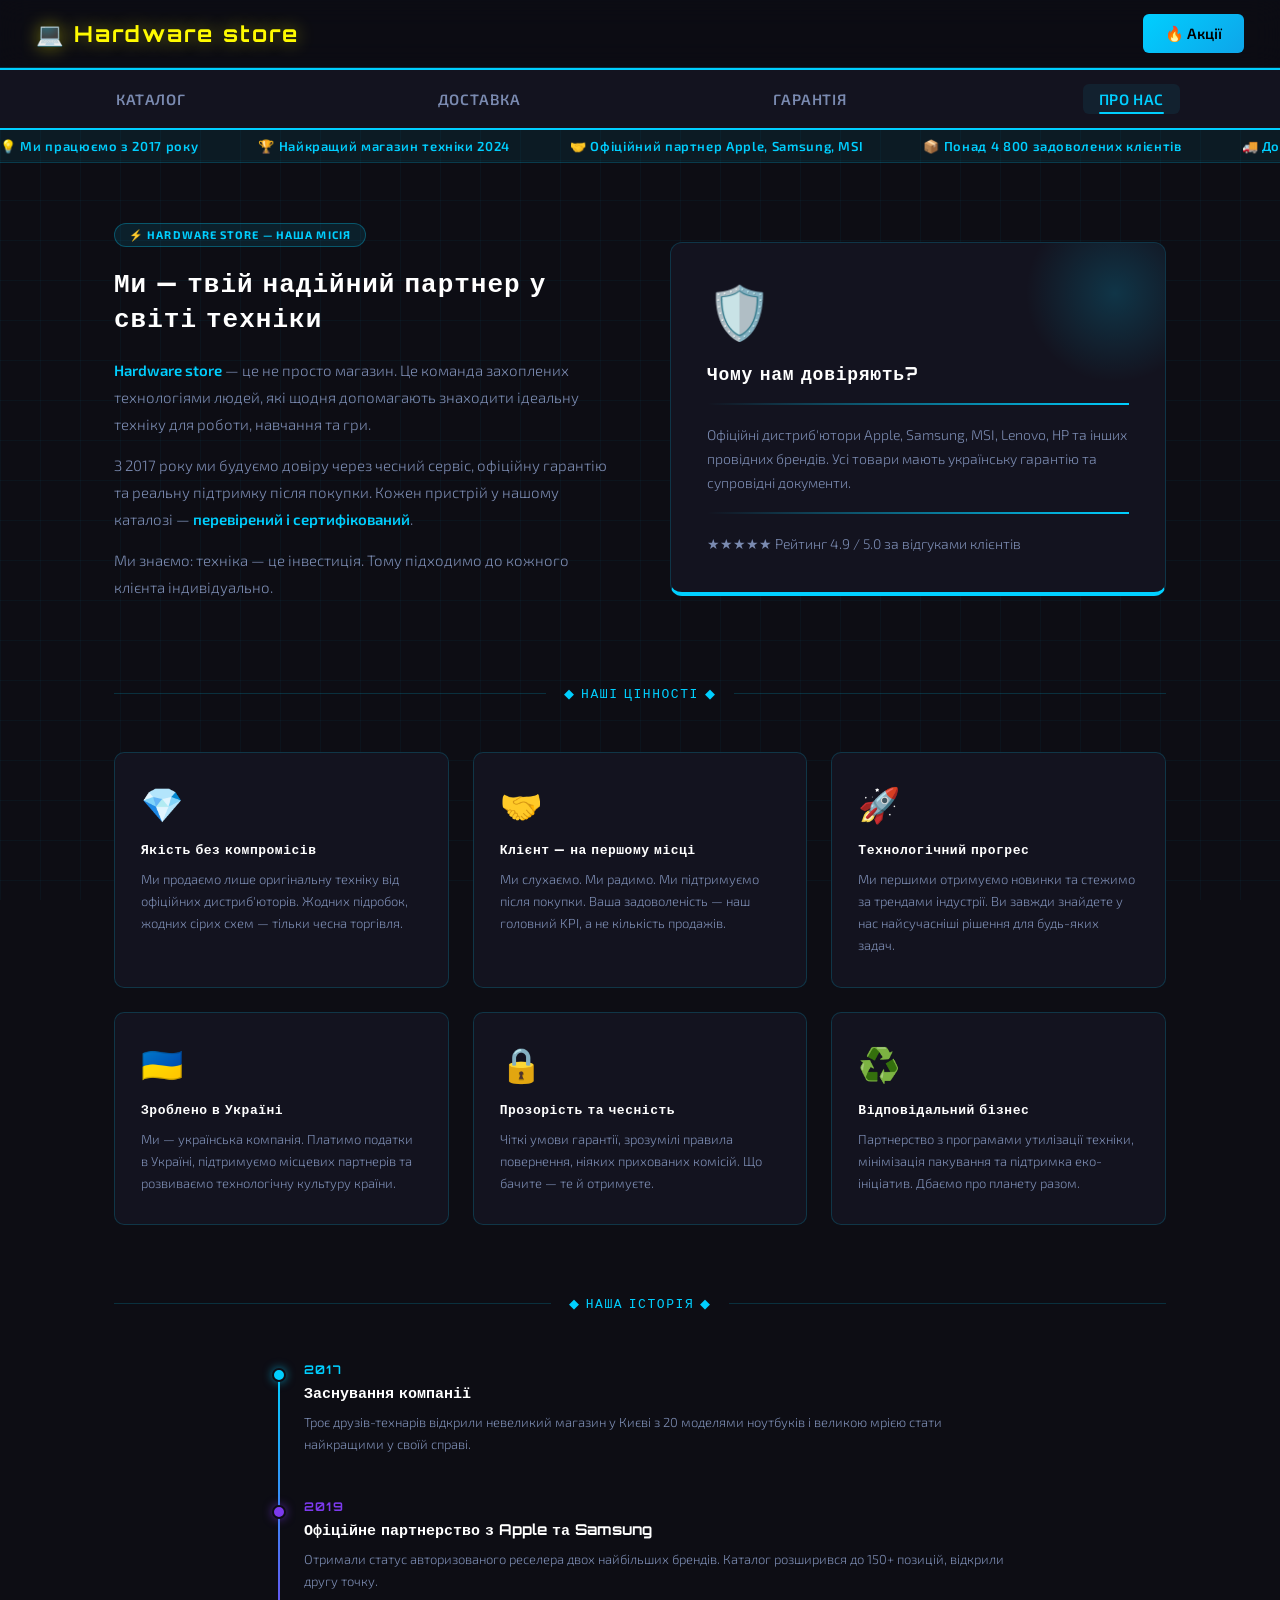
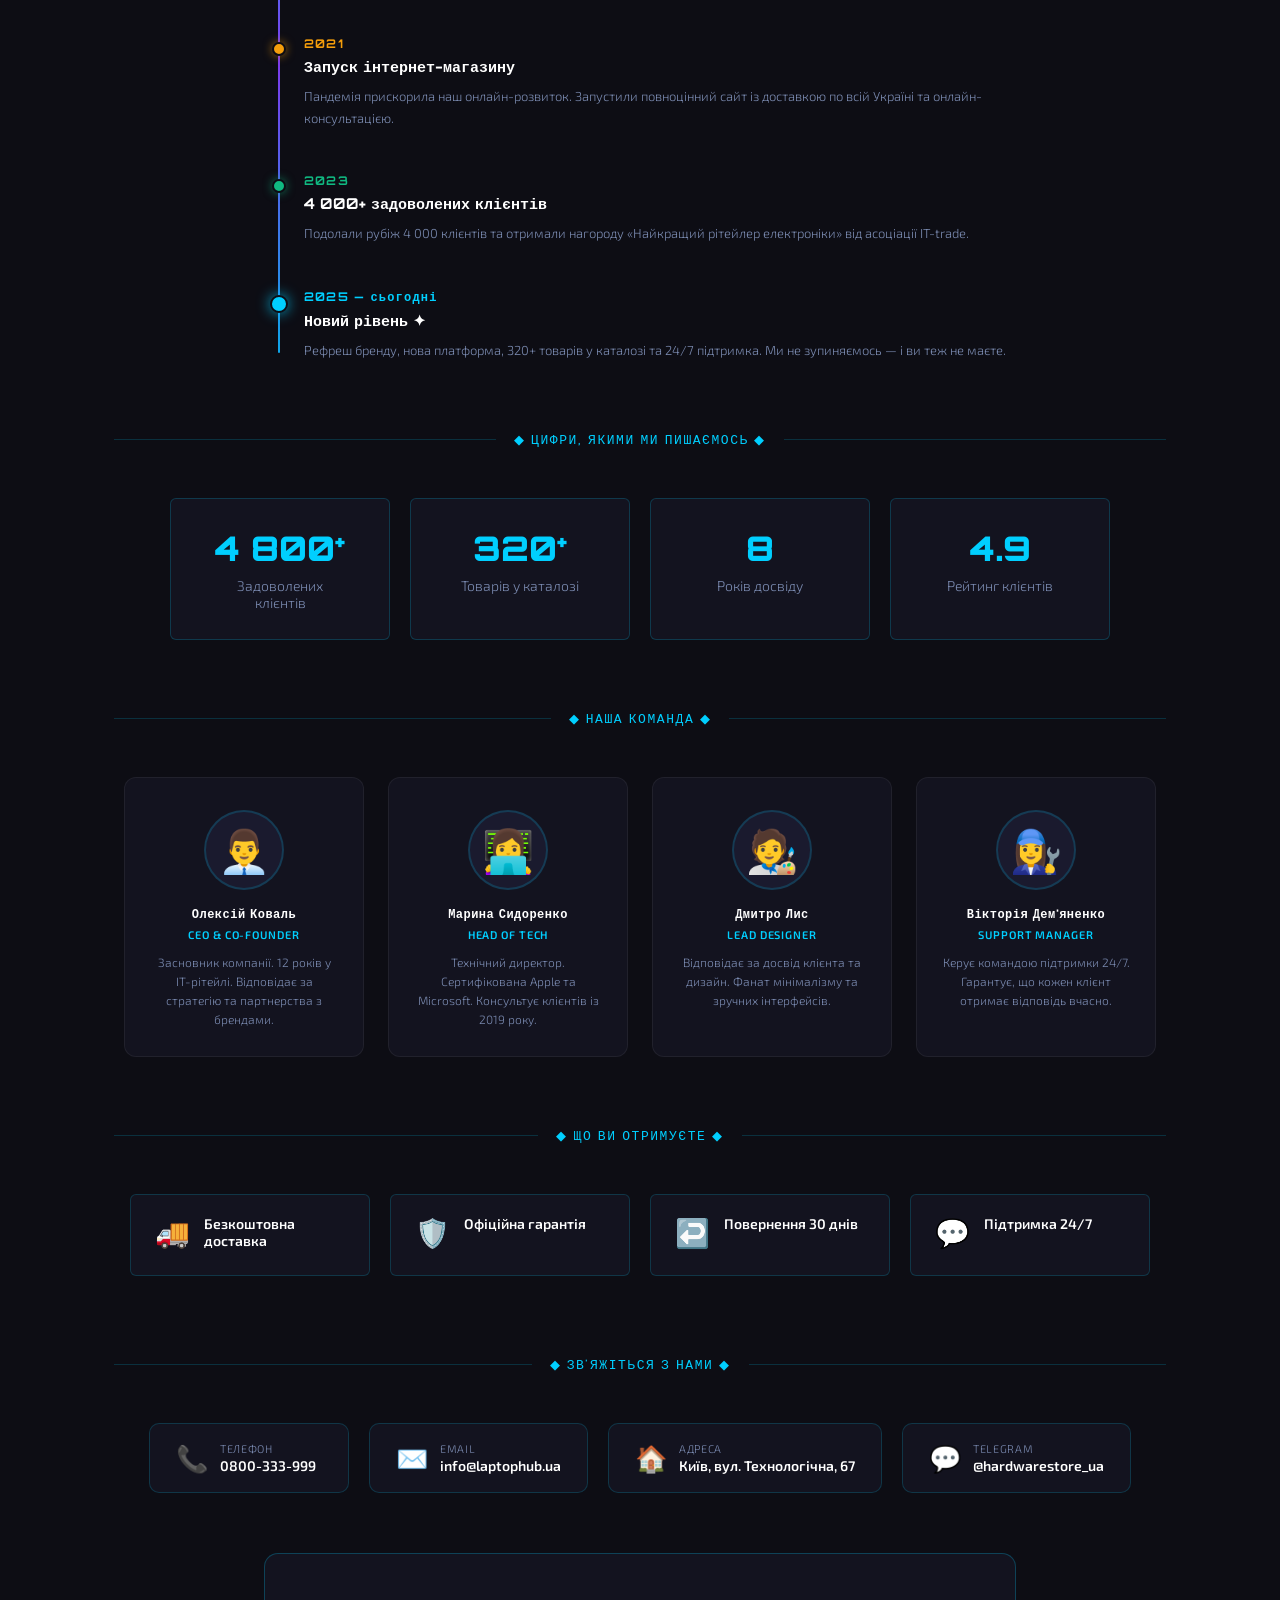
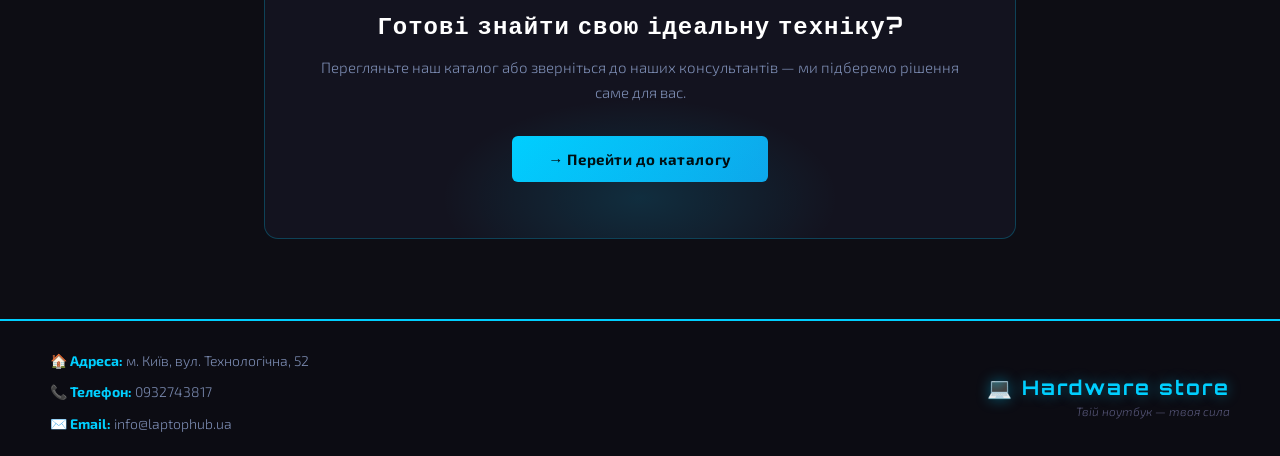
<file: about.html>
<!DOCTYPE html>
<html lang="uk">
<head>
  <meta charset="UTF-8"/>
  <meta name="viewport" content="width=device-width, initial-scale=1.0"/>
  <title>Hardware store — Про нас</title>
  <link rel="preconnect" href="https://fonts.googleapis.com"/>
  <link rel="preconnect" href="https://fonts.gstatic.com" crossorigin/>
  <link href="https://fonts.googleapis.com/css2?family=Orbitron:wght@400;700;900&family=Exo+2:wght@300;400;600&display=swap" rel="stylesheet"/>
  <link rel="stylesheet" href="about.css"/>

</head>
<body>

  <header>
    <p class="logo">💻 Hardware store</p>
    <a class="button" href="#">🔥 Акції</a>
  </header>

  <nav>
    <a class="nav-link" href="index.html">Каталог</a>
    <a class="nav-link" href="sending.html">Доставка</a>
    <a class="nav-link" href="#">Гарантія</a>
    <a class="nav-link active" href="about.html">Про нас</a>
  </nav>

  <div class="ticker-wrap">
    <div class="ticker">
      <span>💡 Ми працюємо з 2017 року</span>
      <span>🏆 Найкращий магазин техніки 2024</span>
      <span>🤝 Офіційний партнер Apple, Samsung, MSI</span>
      <span>📦 Понад 4 800 задоволених клієнтів</span>
      <span>🚚 Доставка по всій Україні</span>
      <span>⭐ Рейтинг 4.9 за відгуками</span>
      <span>💡 Ми працюємо з 2017 року</span>
      <span>🏆 Найкращий магазин техніки 2024</span>
      <span>🤝 Офіційний партнер Apple, Samsung, MSI</span>
      <span>📦 Понад 4 800 задоволених клієнтів</span>
    </div>
  </div>

  <main>

    <!-- HERO -->
    <div class="about-hero">
      <div class="about-hero-text">
        <span class="about-tag">⚡ Hardware store — наша місія</span>
        <h1>Ми — твій надійний партнер у світі техніки</h1>
        <p><strong>Hardware store</strong> — це не просто магазин. Це команда захоплених технологіями людей, які щодня допомагають знаходити ідеальну техніку для роботи, навчання та гри.</p>
        <p>З 2017 року ми будуємо довіру через чесний сервіс, офіційну гарантію та реальну підтримку після покупки. Кожен пристрій у нашому каталозі — <strong>перевірений і сертифікований</strong>.</p>
        <p>Ми знаємо: техніка — це інвестиція. Тому підходимо до кожного клієнта індивідуально.</p>
      </div>
      <div class="about-hero-visual">
        <div class="about-card">
          <span class="about-card-icon">🛡️</span>
          <h2>Чому нам довіряють?</h2>
          <div class="shine-bar"></div>
          <p>Офіційні дистриб'ютори Apple, Samsung, MSI, Lenovo, HP та інших провідних брендів. Усі товари мають українську гарантію та супровідні документи.</p>
          <div class="shine-bar"></div>
          <p class="star-rating">★★★★★ Рейтинг 4.9 / 5.0 за відгуками клієнтів</p>
        </div>
      </div>
    </div>

    <!-- VALUES -->
    <div class="section-divider"><span>◆ Наші цінності ◆</span></div>
    <div class="values-section">
      <div class="values-grid">
        <div class="value-card">
          <span class="value-icon">💎</span>
          <div class="value-title">Якість без компромісів</div>
          <p class="value-desc">Ми продаємо лише оригінальну техніку від офіційних дистриб'юторів. Жодних підробок, жодних сірих схем — тільки чесна торгівля.</p>
        </div>
        <div class="value-card" style="animation-delay:.1s">
          <span class="value-icon">🤝</span>
          <div class="value-title">Клієнт — на першому місці</div>
          <p class="value-desc">Ми слухаємо. Ми радимо. Ми підтримуємо після покупки. Ваша задоволеність — наш головний KPI, а не кількість продажів.</p>
        </div>
        <div class="value-card" style="animation-delay:.2s">
          <span class="value-icon">🚀</span>
          <div class="value-title">Технологічний прогрес</div>
          <p class="value-desc">Ми першими отримуємо новинки та стежимо за трендами індустрії. Ви завжди знайдете у нас найсучасніші рішення для будь-яких задач.</p>
        </div>
        <div class="value-card" style="animation-delay:.05s">
          <span class="value-icon">🇺🇦</span>
          <div class="value-title">Зроблено в Україні</div>
          <p class="value-desc">Ми — українська компанія. Платимо податки в Україні, підтримуємо місцевих партнерів та розвиваємо технологічну культуру країни.</p>
        </div>
        <div class="value-card" style="animation-delay:.15s">
          <span class="value-icon">🔒</span>
          <div class="value-title">Прозорість та чесність</div>
          <p class="value-desc">Чіткі умови гарантії, зрозумілі правила повернення, ніяких прихованих комісій. Що бачите — те й отримуєте.</p>
        </div>
        <div class="value-card" style="animation-delay:.25s">
          <span class="value-icon">♻️</span>
          <div class="value-title">Відповідальний бізнес</div>
          <p class="value-desc">Партнерство з програмами утилізації техніки, мінімізація пакування та підтримка еко-ініціатив. Дбаємо про планету разом.</p>
        </div>
      </div>
    </div>

    <!-- TIMELINE -->
    <div class="section-divider"><span>◆ Наша історія ◆</span></div>
    <div class="timeline-section">
      <div class="timeline">
        <div class="tl-item">
          <div class="tl-dot"></div>
          <div class="tl-year">2017</div>
          <div class="tl-title">Заснування компанії</div>
          <p class="tl-desc">Троє друзів-технарів відкрили невеликий магазин у Києві з 20 моделями ноутбуків і великою мрією стати найкращими у своїй справі.</p>
        </div>
        <div class="tl-item">
          <div class="tl-dot purple"></div>
          <div class="tl-year purple">2019</div>
          <div class="tl-title">Офіційне партнерство з Apple та Samsung</div>
          <p class="tl-desc">Отримали статус авторизованого реселера двох найбільших брендів. Каталог розширився до 150+ позицій, відкрили другу точку.</p>
        </div>
        <div class="tl-item">
          <div class="tl-dot amber"></div>
          <div class="tl-year amber">2021</div>
          <div class="tl-title">Запуск інтернет-магазину</div>
          <p class="tl-desc">Пандемія прискорила наш онлайн-розвиток. Запустили повноцінний сайт із доставкою по всій Україні та онлайн-консультацією.</p>
        </div>
        <div class="tl-item">
          <div class="tl-dot green"></div>
          <div class="tl-year green">2023</div>
          <div class="tl-title">4 000+ задоволених клієнтів</div>
          <p class="tl-desc">Подолали рубіж 4 000 клієнтів та отримали нагороду «Найкращий рітейлер електроніки» від асоціації IT-trade.</p>
        </div>
        <div class="tl-item">
          <div class="tl-dot big"></div>
          <div class="tl-year">2025 — сьогодні</div>
          <div class="tl-title">Новий рівень ✦</div>
          <p class="tl-desc">Рефреш бренду, нова платформа, 320+ товарів у каталозі та 24/7 підтримка. Ми не зупиняємось — і ви теж не маєте.</p>
        </div>
      </div>
    </div>

    <!-- STATS -->
    <div class="section-divider"><span>◆ Цифри, якими ми пишаємось ◆</span></div>
    <div class="stats">
      <div class="stats-row">
        <div class="stat-box">
          <div class="stat-number">4 800<sup>+</sup></div>
          <div class="stat-label">Задоволених клієнтів</div>
        </div>
        <div class="stat-box">
          <div class="stat-number">320<sup>+</sup></div>
          <div class="stat-label">Товарів у каталозі</div>
        </div>
        <div class="stat-box">
          <div class="stat-number">8</div>
          <div class="stat-label">Років досвіду</div>
        </div>
        <div class="stat-box">
          <div class="stat-number">4.9</div>
          <div class="stat-label">Рейтинг клієнтів</div>
        </div>
      </div>
    </div>

    <!-- TEAM -->
    <div class="section-divider"><span>◆ Наша команда ◆</span></div>
    <div class="team-section">
      <div class="team-grid">
        <div class="team-card">
          <div class="team-avatar">👨‍💼</div>
          <div class="team-name">Олексій Коваль</div>
          <div class="team-role">CEO &amp; Co-founder</div>
          <p class="team-bio">Засновник компанії. 12 років у IT-рітейлі. Відповідає за стратегію та партнерства з брендами.</p>
        </div>
        <div class="team-card">
          <div class="team-avatar">👩‍💻</div>
          <div class="team-name">Марина Сидоренко</div>
          <div class="team-role">Head of Tech</div>
          <p class="team-bio">Технічний директор. Сертифікована Apple та Microsoft. Консультує клієнтів із 2019 року.</p>
        </div>
        <div class="team-card">
          <div class="team-avatar">🧑‍🎨</div>
          <div class="team-name">Дмитро Лис</div>
          <div class="team-role">Lead Designer</div>
          <p class="team-bio">Відповідає за досвід клієнта та дизайн. Фанат мінімалізму та зручних інтерфейсів.</p>
        </div>
        <div class="team-card">
          <div class="team-avatar">👩‍🔧</div>
          <div class="team-name">Вікторія Дем'яненко</div>
          <div class="team-role">Support Manager</div>
          <p class="team-bio">Керує командою підтримки 24/7. Гарантує, що кожен клієнт отримає відповідь вчасно.</p>
        </div>
      </div>
    </div>

    <!-- FEATURES -->
    <div class="section-divider"><span>◆ Що ви отримуєте ◆</span></div>
    <div class="features-row">
      <div class="feat-item">
        <div class="feat-icon">🚚</div>
        <div class="feat-body">
          <strong>Безкоштовна доставка</strong>
          <span class="feat-tip">На замовлення від 2 000 ₴ по всій Україні</span>
        </div>
      </div>
      <div class="feat-item">
        <div class="feat-icon">🛡️</div>
        <div class="feat-body">
          <strong>Офіційна гарантія</strong>
          <span class="feat-tip">12–24 місяці на всі товари</span>
        </div>
      </div>
      <div class="feat-item">
        <div class="feat-icon">↩️</div>
        <div class="feat-body">
          <strong>Повернення 30 днів</strong>
          <span class="feat-tip">Не підійшло — повернемо без питань</span>
        </div>
      </div>
      <div class="feat-item">
        <div class="feat-icon">💬</div>
        <div class="feat-body">
          <strong>Підтримка 24/7</strong>
          <span class="feat-tip">Завжди на зв'язку в чаті або телефоном</span>
        </div>
      </div>
    </div>

    <!-- CONTACTS -->
    <div class="section-divider"><span>◆ Зв'яжіться з нами ◆</span></div>
    <div class="contacts-bar">
      <a class="contact-chip" href="tel:0800333999">
        <span class="contact-chip-icon">📞</span>
        <div>
          <div class="contact-chip-label">Телефон</div>
          <div class="contact-chip-val">0800-333-999</div>
        </div>
      </a>
      <a class="contact-chip" href="mailto:info@laptophub.ua">
        <span class="contact-chip-icon">✉️</span>
        <div>
          <div class="contact-chip-label">Email</div>
          <div class="contact-chip-val">info@laptophub.ua</div>
        </div>
      </a>
      <a class="contact-chip" href="#">
        <span class="contact-chip-icon">🏠</span>
        <div>
          <div class="contact-chip-label">Адреса</div>
          <div class="contact-chip-val">Київ, вул. Технологічна, 67</div>
        </div>
      </a>
      <a class="contact-chip" href="#">
        <span class="contact-chip-icon">💬</span>
        <div>
          <div class="contact-chip-label">Telegram</div>
          <div class="contact-chip-val">@hardwarestore_ua</div>
        </div>
      </a>
    </div>

    <!-- CTA -->
    <div class="cta-block">
      <div class="cta-inner">
        <h2>Готові знайти свою ідеальну техніку?</h2>
        <p>Перегляньте наш каталог або зверніться до наших консультантів — ми підберемо рішення саме для вас.</p>
        <a class="cta-btn" href="index.html">→ Перейти до каталогу</a>
      </div>
    </div>

  </main>

  <footer>
    <div class="contacts">
      <p class="footer-text"><span class="address">Адреса:</span> м. Київ, вул. Технологічна, 52</p>
      <p class="footer-text"><span class="tel">Телефон:</span> 0932743817</p>
      <p class="footer-text"><span class="mail">Email:</span> info@laptophub.ua</p>
    </div>
    <div class="footer-logo">
      <p class="footer-logo-text">💻 Hardware store</p>
      <p class="footer-slogan">Твій ноутбук — твоя сила</p>
    </div>
  </footer>

</body>
</html>
</file>
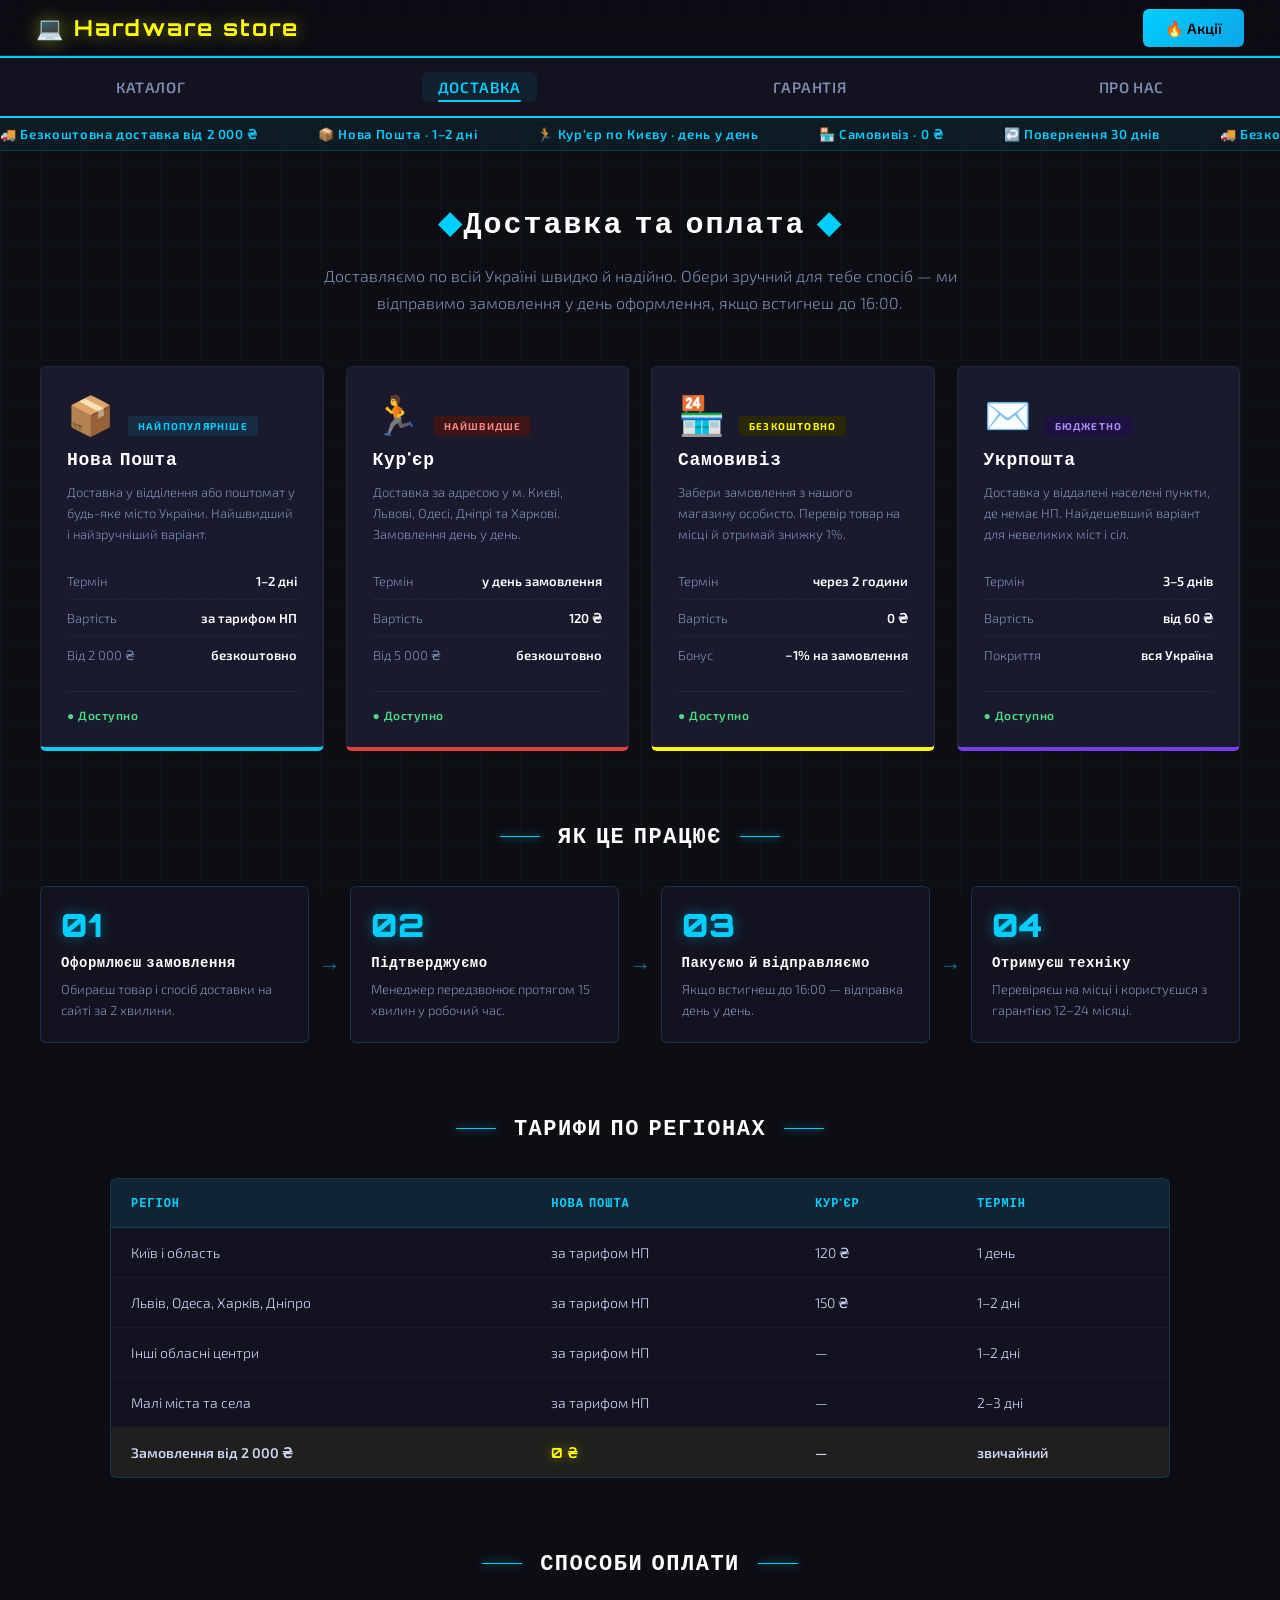
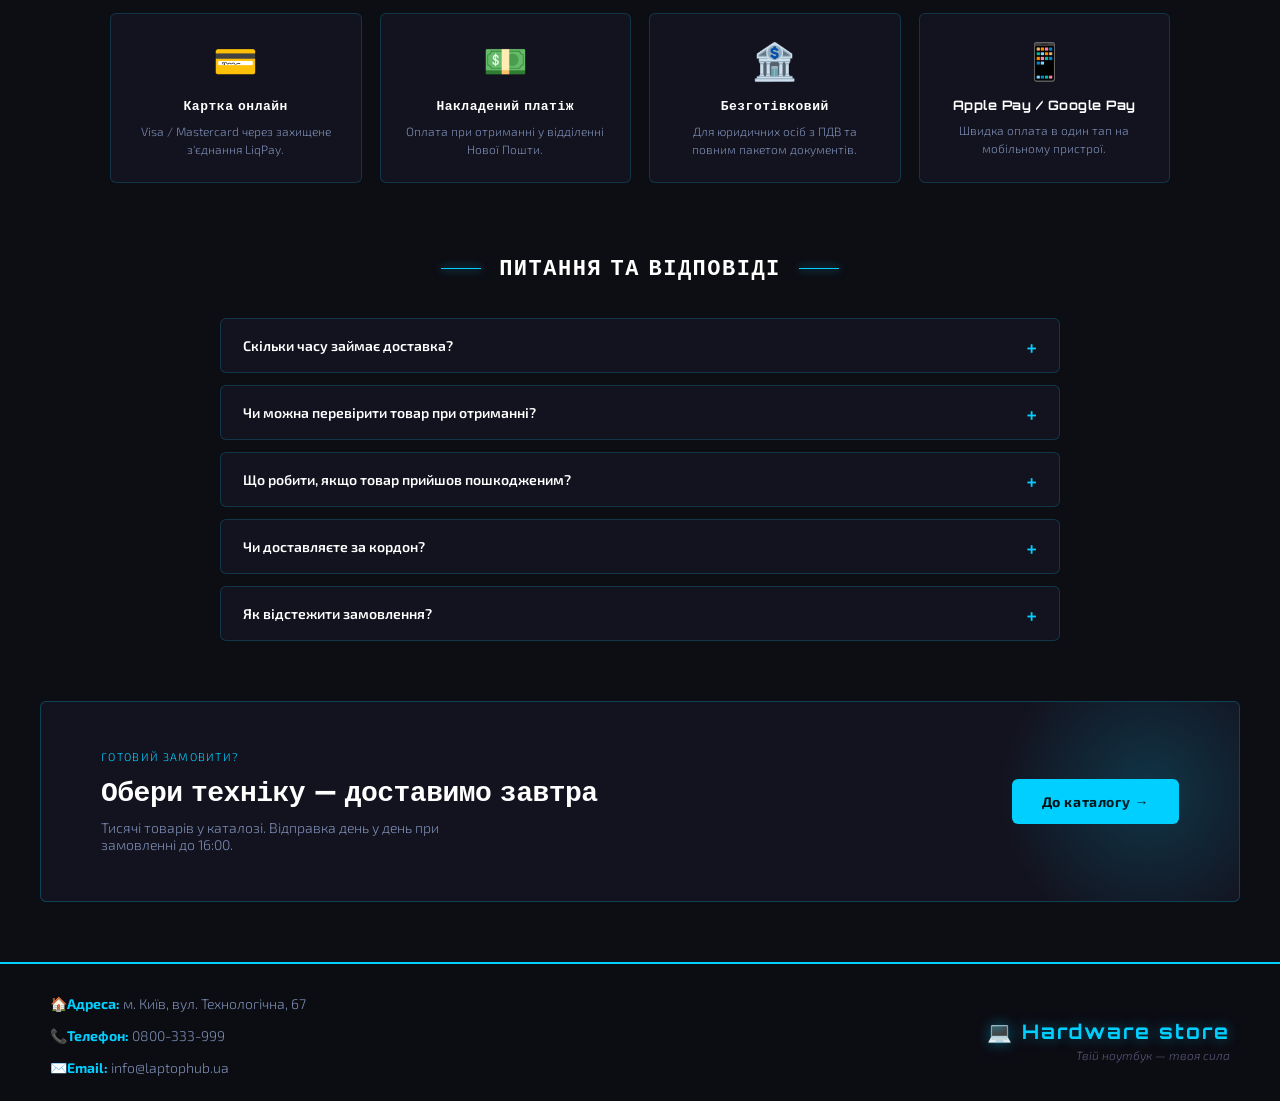
<file: sending.html>
<!DOCTYPE html>
<html lang="uk">
<head>
  <meta charset="UTF-8"/>
  <meta name="viewport" content="width=device-width, initial-scale=1.0"/>
  <title>Hardware store — Доставка</title>
  <link rel="stylesheet" href="sending.css"/>


</head>
<body>

  <div class="cursor-glow"></div>

  <!-- ===== HEADER ===== -->
  <header>
    <p class="logo">💻 Hardware store</p>
    <div class="header-right">
      <a class="button" href="#">🔥 Акції</a>
    </div>
  </header>

  <!-- ===== NAV ===== -->
  <nav>
    <a class="nav-link" href="index.html">Каталог</a>
    <a class="nav-link active" href="sending.html">Доставка</a>
    <a class="nav-link" href="#">Гарантія</a>
    <a class="nav-link" href="about.html">Про нас</a>
  </nav>

  <!-- ===== TICKER ===== -->
  <div class="ticker-wrap">
    <div class="ticker">
      <span>🚚 Безкоштовна доставка від 2 000 ₴</span>
      <span>📦 Нова Пошта · 1–2 дні</span>
      <span>🏃 Кур'єр по Києву · день у день</span>
      <span>🏪 Самовивіз · 0 ₴</span>
      <span>↩️ Повернення 30 днів</span>
      <span>🚚 Безкоштовна доставка від 2 000 ₴</span>
      <span>📦 Нова Пошта · 1–2 дні</span>
      <span>🏃 Кур'єр по Києву · день у день</span>
      <span>🏪 Самовивіз · 0 ₴</span>
      <span>↩️ Повернення 30 днів</span>
    </div>
  </div>

  <main>
    <h1>Доставка та оплата</h1>

    <p class="page-lead">
      Доставляємо по всій Україні швидко й надійно. Обери зручний для тебе спосіб —
      ми відправимо замовлення у день оформлення, якщо встигнеш до 16:00.
    </p>

    <!-- ===== DELIVERY METHODS ===== -->
    <section class="delivery-grid">

      <!-- 1. Нова Пошта -->
      <article class="delivery-card dc-np">
        <div class="dc-icon">📦</div>
        <span class="dc-label">Найпопулярніше</span>
        <h2>Нова Пошта</h2>
        <p class="dc-text">
          Доставка у відділення або поштомат у будь-яке місто України.
          Найшвидший і найзручніший варіант.
        </p>
        <ul class="dc-list">
          <li><span>Термін</span><b>1–2 дні</b></li>
          <li><span>Вартість</span><b>за тарифом НП</b></li>
          <li><span>Від 2 000 ₴</span><b>безкоштовно</b></li>
        </ul>
        <div class="dc-foot">
          <span class="dc-status">● Доступно</span>
        </div>
      </article>

      <!-- 2. Кур'єр -->
      <article class="delivery-card dc-courier">
        <div class="dc-icon">🏃</div>
        <span class="dc-label">Найшвидше</span>
        <h2>Кур'єр</h2>
        <p class="dc-text">
          Доставка за адресою у м. Києві, Львові, Одесі, Дніпрі та Харкові.
          Замовлення день у день.
        </p>
        <ul class="dc-list">
          <li><span>Термін</span><b>у день замовлення</b></li>
          <li><span>Вартість</span><b>120 ₴</b></li>
          <li><span>Від 5 000 ₴</span><b>безкоштовно</b></li>
        </ul>
        <div class="dc-foot">
          <span class="dc-status">● Доступно</span>
        </div>
      </article>

      <!-- 3. Самовивіз -->
      <article class="delivery-card dc-pickup">
        <div class="dc-icon">🏪</div>
        <span class="dc-label">Безкоштовно</span>
        <h2>Самовивіз</h2>
        <p class="dc-text">
          Забери замовлення з нашого магазину особисто. Перевір товар на місці
          й отримай знижку 1%.
        </p>
        <ul class="dc-list">
          <li><span>Термін</span><b>через 2 години</b></li>
          <li><span>Вартість</span><b>0 ₴</b></li>
          <li><span>Бонус</span><b>−1% на замовлення</b></li>
        </ul>
        <div class="dc-foot">
          <span class="dc-status">● Доступно</span>
        </div>
      </article>

      <!-- 4. Укрпошта -->
      <article class="delivery-card dc-up">
        <div class="dc-icon">✉️</div>
        <span class="dc-label">Бюджетно</span>
        <h2>Укрпошта</h2>
        <p class="dc-text">
          Доставка у віддалені населені пункти, де немає НП.
          Найдешевший варіант для невеликих міст і сіл.
        </p>
        <ul class="dc-list">
          <li><span>Термін</span><b>3–5 днів</b></li>
          <li><span>Вартість</span><b>від 60 ₴</b></li>
          <li><span>Покриття</span><b>вся Україна</b></li>
        </ul>
        <div class="dc-foot">
          <span class="dc-status">● Доступно</span>
        </div>
      </article>

    </section>

    <!-- ===== PROCESS STEPS ===== -->
    <h2 class="section-title">Як це працює</h2>

    <div class="steps">
      <div class="step">
        <div class="step-num">01</div>
        <div class="step-body">
          <h3>Оформлюєш замовлення</h3>
          <p>Обираєш товар і спосіб доставки на сайті за 2 хвилини.</p>
        </div>
      </div>
      <div class="step-arrow">→</div>

      <div class="step">
        <div class="step-num">02</div>
        <div class="step-body">
          <h3>Підтверджуємо</h3>
          <p>Менеджер передзвонює протягом 15 хвилин у робочий час.</p>
        </div>
      </div>
      <div class="step-arrow">→</div>

      <div class="step">
        <div class="step-num">03</div>
        <div class="step-body">
          <h3>Пакуємо й відправляємо</h3>
          <p>Якщо встигнеш до 16:00 — відправка день у день.</p>
        </div>
      </div>
      <div class="step-arrow">→</div>

      <div class="step">
        <div class="step-num">04</div>
        <div class="step-body">
          <h3>Отримуєш техніку</h3>
          <p>Перевіряєш на місці і користуєшся з гарантією 12–24 місяці.</p>
        </div>
      </div>
    </div>

    <!-- ===== PRICING TABLE ===== -->
    <h2 class="section-title">Тарифи по регіонах</h2>

    <div class="pricing-wrap">
      <table class="pricing-table">
        <thead>
          <tr>
            <th>Регіон</th>
            <th>Нова Пошта</th>
            <th>Кур'єр</th>
            <th>Термін</th>
          </tr>
        </thead>
        <tbody>
          <tr>
            <td>Київ і область</td>
            <td>за тарифом НП</td>
            <td>120 ₴</td>
            <td>1 день</td>
          </tr>
          <tr>
            <td>Львів, Одеса, Харків, Дніпро</td>
            <td>за тарифом НП</td>
            <td>150 ₴</td>
            <td>1–2 дні</td>
          </tr>
          <tr>
            <td>Інші обласні центри</td>
            <td>за тарифом НП</td>
            <td>—</td>
            <td>1–2 дні</td>
          </tr>
          <tr>
            <td>Малі міста та села</td>
            <td>за тарифом НП</td>
            <td>—</td>
            <td>2–3 дні</td>
          </tr>
          <tr class="pricing-highlight">
            <td>Замовлення від 2 000 ₴</td>
            <td><b>0 ₴</b></td>
            <td>—</td>
            <td>звичайний</td>
          </tr>
        </tbody>
      </table>
    </div>

    <!-- ===== PAYMENT METHODS ===== -->
    <h2 class="section-title">Способи оплати</h2>

    <div class="pay-row">
      <div class="pay-item">
        <div class="pay-icon">💳</div>
        <h3>Картка онлайн</h3>
        <p>Visa / Mastercard через захищене з'єднання LiqPay.</p>
      </div>
      <div class="pay-item">
        <div class="pay-icon">💵</div>
        <h3>Накладений платіж</h3>
        <p>Оплата при отриманні у відділенні Нової Пошти.</p>
      </div>
      <div class="pay-item">
        <div class="pay-icon">🏦</div>
        <h3>Безготівковий</h3>
        <p>Для юридичних осіб з ПДВ та повним пакетом документів.</p>
      </div>
      <div class="pay-item">
        <div class="pay-icon">📱</div>
        <h3>Apple Pay / Google Pay</h3>
        <p>Швидка оплата в один тап на мобільному пристрої.</p>
      </div>
    </div>

    <!-- ===== FAQ ===== -->
    <h2 class="section-title">Питання та відповіді</h2>

    <div class="faq">
      <details class="faq-item">
        <summary>Скільки часу займає доставка?</summary>
        <p>По великих містах — 1–2 дні Новою Поштою. У села та малі міста — 2–3 дні. Кур'єром у Києві — день у день, якщо замовив до 16:00.</p>
      </details>
      <details class="faq-item">
        <summary>Чи можна перевірити товар при отриманні?</summary>
        <p>Так. На відділенні НП можна провести огляд: переконатись у цілісності упаковки, комплектації та відсутності зовнішніх пошкоджень. Включення техніки — вже вдома.</p>
      </details>
      <details class="faq-item">
        <summary>Що робити, якщо товар прийшов пошкодженим?</summary>
        <p>Сфотографуй упаковку та товар, склади акт на відділенні НП і зв'яжись з нами протягом 24 годин — повністю замінимо або повернемо кошти.</p>
      </details>
      <details class="faq-item">
        <summary>Чи доставляєте за кордон?</summary>
        <p>Поки що — ні. Працюємо тільки в межах України. Слідкуй за оновленнями — плануємо запуск міжнародної доставки.</p>
      </details>
      <details class="faq-item">
        <summary>Як відстежити замовлення?</summary>
        <p>Після відправки приходить SMS з ТТН. За номером можна відстежити посилку на сайті НП або в додатку.</p>
      </details>
    </div>

    <!-- ===== CTA BANNER ===== -->
    <div class="promo-banner">
      <div class="promo-text">
        <span class="promo-label">Готовий замовити?</span>
        <h2>Обери техніку — доставимо завтра</h2>
        <p>Тисячі товарів у каталозі. Відправка день у день при замовленні до 16:00.</p>
      </div>
      <a class="promo-btn" href="index.html">До каталогу →</a>
      <div class="promo-glow"></div>
    </div>

  </main>

  <!-- ===== FOOTER ===== -->
  <footer>
    <div class="contacts">
      <p class="footer-text"><span class="address">Адреса:</span> м. Київ, вул. Технологічна, 67</p>
      <p class="footer-text"><span class="tel">Телефон:</span> 0800-333-999</p>
      <p class="footer-text"><span class="mail">Email:</span> info@laptophub.ua</p>
    </div>
    <div class="footer-logo">
      <p class="footer-logo-text">💻 Hardware store</p>
      <p class="footer-slogan">Твій ноутбук — твоя сила</p>
    </div>
  </footer>

</body>
</html>
</file>
<file: about.css>
:root {
      --bg:     #0d0d14;
      --bg2:    #13131f;
      --bg3:    #1a1a2e;
      --cyan:   #00cfff;
      --yellow: #fffb00;
      --purple: #7c3aed;
      --blue:   #0ea5e9;
      --text:   #ccd6f6;
      --muted:  #7a8ab0;
      --border: rgba(0,207,255,0.18);
      --r:      6px;
    }

    *, *::before, *::after { box-sizing: border-box; margin: 0; padding: 0; }

    ::-webkit-scrollbar { width: 6px; }
    ::-webkit-scrollbar-track { background: var(--bg); }
    ::-webkit-scrollbar-thumb { background: var(--cyan); border-radius: 3px; }

    body {
      font-family: 'Exo 2', sans-serif;
      font-weight: 300;
      background-color: var(--bg);
      color: var(--text);
      overflow-x: hidden;
    }

    body::before {
      content: '';
      position: fixed;
      inset: 0;
      background-image:
        linear-gradient(rgba(0,207,255,0.04) 1px, transparent 1px),
        linear-gradient(90deg, rgba(0,207,255,0.04) 1px, transparent 1px);
      background-size: 40px 40px;
      pointer-events: none;
      z-index: 0;
    }

    /* HEADER */
    header {
      position: sticky; top: 0; z-index: 200;
      display: flex; justify-content: space-between; align-items: center;
      padding: 14px 36px;
      background-color: rgba(13,13,20,0.92);
      backdrop-filter: blur(14px);
      border-bottom: 1px solid var(--border);
      animation: slideDown .5s ease both;
    }
    @keyframes slideDown {
      from { transform: translateY(-100%); opacity: 0; }
      to   { transform: translateY(0);     opacity: 1; }
    }
    .logo {
      font-family: 'Orbitron', monospace;
      font-size: 22px; font-weight: 700;
      color: var(--yellow);
      letter-spacing: 2px;
      text-shadow: 0 0 18px rgba(255,251,0,.45);
      transition: text-shadow .3s;
    }
    .logo:hover { text-shadow: 0 0 30px rgba(255,251,0,.8); }
    .button {
      background: linear-gradient(135deg, #00cfff 0%, #0ea5e9 100%);
      color: #000; text-decoration: none;
      padding: 10px 22px; font-size: 15px;
      font-family: 'Exo 2', sans-serif; font-weight: 600;
      border-radius: var(--r); border: none;
      transition: box-shadow .3s, transform .2s;
    }
    .button:hover { box-shadow: 0 0 22px rgba(0,207,255,.6); transform: translateY(-2px); }

    /* NAV */
    nav {
      position: relative; z-index: 10;
      border-top: 2px solid var(--cyan); border-bottom: 2px solid var(--cyan);
      padding: 14px 100px;
      display: flex; gap: 10px; justify-content: space-between;
      background-color: var(--bg2);
    }
    .nav-link {
      font-size: 15px; font-weight: 600; color: var(--muted);
      text-decoration: none; padding: 6px 16px; border-radius: var(--r);
      letter-spacing: .04em; text-transform: uppercase; position: relative;
      transition: color .3s, background .3s;
    }
    .nav-link::after {
      content: ''; position: absolute;
      bottom: 0; left: 16px; right: 16px;
      height: 2px; background: var(--cyan);
      transform: scaleX(0); transition: transform .3s; border-radius: 2px;
    }
    .nav-link:hover, .nav-link.active { color: var(--cyan); background: rgba(0,207,255,.07); }
    .nav-link:hover::after, .nav-link.active::after { transform: scaleX(1); }

    /* TICKER */
    .ticker-wrap {
      overflow: hidden; background: rgba(0,207,255,.07);
      border-bottom: 1px solid var(--border); padding: 8px 0;
      position: relative; z-index: 5;
    }
    .ticker {
      display: flex; gap: 60px; width: max-content;
      animation: ticker 30s linear infinite;
    }
    .ticker:hover { animation-play-state: paused; }
    .ticker span {
      font-size: 13px; font-weight: 600; color: var(--cyan);
      white-space: nowrap; letter-spacing: .05em;
    }
    @keyframes ticker {
      from { transform: translateX(0); }
      to   { transform: translateX(-50%); }
    }

    /* KEYFRAMES */
    @keyframes fadeUp {
      from { opacity: 0; transform: translateY(24px); }
      to   { opacity: 1; transform: translateY(0); }
    }
    @keyframes cardIn {
      from { opacity: 0; transform: translateY(30px); }
      to   { opacity: 1; transform: translateY(0); }
    }
    @keyframes shimmer {
      0%   { background-position: -200% center; }
      100% { background-position: 200% center; }
    }

    main { position: relative; z-index: 5; }

    /* HERO */
    .about-hero {
      max-width: 1100px; margin: 60px auto 0; padding: 0 24px;
      display: grid; grid-template-columns: 1fr 1fr; gap: 60px; align-items: center;
    }
    .about-tag {
      display: inline-block;
      background: rgba(0,207,255,.1); border: 1px solid rgba(0,207,255,.3);
      color: var(--cyan); font-size: 11px; font-weight: 700;
      letter-spacing: .1em; text-transform: uppercase;
      padding: 4px 14px; border-radius: 100px;
      margin-bottom: 18px; animation: fadeUp .5s ease both;
    }
    .about-hero-text h1 {
      font-family: 'Orbitron', monospace;
      font-size: 26px; font-weight: 700; color: #fff;
      letter-spacing: 1px; margin-bottom: 22px; line-height: 1.35;
      animation: fadeUp .6s ease .05s both;
    }
    .about-hero-text p {
      color: var(--muted); font-size: 15px; line-height: 1.8;
      margin-bottom: 14px; animation: fadeUp .6s ease .1s both;
    }
    .about-hero-text p strong { color: var(--cyan); font-weight: 600; }
    .about-hero-visual { animation: fadeUp .7s ease .15s both; }
    .about-card {
      background: var(--bg2); border: 1px solid var(--border);
      border-bottom: 4px solid var(--cyan); border-radius: 12px;
      padding: 36px; position: relative; overflow: hidden;
    }
    .about-card::before {
      content: ''; position: absolute; top: -40px; right: -40px;
      width: 180px; height: 180px;
      background: radial-gradient(circle, rgba(0,207,255,.18) 0%, transparent 70%);
      pointer-events: none;
    }
    .about-card-icon { font-size: 52px; margin-bottom: 18px; display: block; }
    .about-card h2 {
      font-family: 'Orbitron', monospace; font-size: 18px; font-weight: 700;
      color: #fff; margin-bottom: 14px; letter-spacing: .04em;
    }
    .about-card p { color: var(--muted); font-size: 14px; line-height: 1.7; }
    .shine-bar {
      height: 2px; margin: 18px 0;
      background: linear-gradient(90deg, transparent, var(--cyan), transparent);
      background-size: 200%; animation: shimmer 3s linear infinite;
    }
    .star-rating { margin-top: 8px; font-size: 13px; color: var(--cyan); }

    /* DIVIDER */
    .section-divider {
      display: flex; align-items: center; gap: 18px;
      max-width: 1100px; margin: 70px auto 50px; padding: 0 24px;
    }
    .section-divider::before, .section-divider::after {
      content: ''; flex: 1; height: 1px; background: var(--border);
    }
    .section-divider span {
      font-family: 'Orbitron', monospace; font-size: 13px; color: var(--cyan);
      letter-spacing: .12em; text-transform: uppercase; white-space: nowrap;
    }

    /* VALUES */
    .values-section { max-width: 1100px; margin: 0 auto; padding: 0 24px; }
    .values-grid { display: grid; grid-template-columns: repeat(3, 1fr); gap: 24px; }
    .value-card {
      background: var(--bg2); border: 1px solid var(--border);
      border-radius: 10px; padding: 30px 26px;
      position: relative; overflow: hidden;
      transition: transform .3s, border-color .3s, box-shadow .3s;
      animation: cardIn .5s ease both;
    }
    .value-card:hover {
      transform: translateY(-6px);
      border-color: rgba(0,207,255,.45);
      box-shadow: 0 12px 36px rgba(0,207,255,.12);
    }
    .value-card::before {
      content: ''; position: absolute; top: 0; left: 0; right: 0; height: 2px;
      background: linear-gradient(90deg, transparent, var(--cyan), transparent);
      opacity: 0; transition: opacity .35s;
    }
    .value-card:hover::before { opacity: 1; }
    .value-icon { font-size: 34px; margin-bottom: 16px; display: block; }
    .value-title {
      font-family: 'Orbitron', monospace; font-size: 13px; font-weight: 700;
      color: #fff; margin-bottom: 10px; letter-spacing: .04em;
    }
    .value-desc { font-size: 13px; color: var(--muted); line-height: 1.7; }

    /* TIMELINE */
    .timeline-section { max-width: 800px; margin: 0 auto; padding: 0 24px; }
    .timeline { position: relative; padding-left: 40px; }
    .timeline::before {
      content: ''; position: absolute; left: 14px; top: 8px; bottom: 8px;
      width: 2px;
      background: linear-gradient(to bottom, var(--cyan), var(--purple), var(--blue));
      border-radius: 2px;
    }
    .tl-item { position: relative; margin-bottom: 44px; animation: fadeUp .5s ease both; }
    .tl-item:nth-child(1) { animation-delay: .05s; }
    .tl-item:nth-child(2) { animation-delay: .15s; }
    .tl-item:nth-child(3) { animation-delay: .25s; }
    .tl-item:nth-child(4) { animation-delay: .35s; }
    .tl-item:nth-child(5) { animation-delay: .45s; }
    .tl-dot {
      position: absolute; left: -32px; top: 6px;
      width: 14px; height: 14px; border-radius: 50%;
      background: var(--cyan); border: 2px solid var(--bg);
      box-shadow: 0 0 10px rgba(0,207,255,.6);
    }
    .tl-dot.purple { background: var(--purple); box-shadow: 0 0 10px rgba(124,58,237,.6); }
    .tl-dot.amber  { background: #f59e0b;       box-shadow: 0 0 10px rgba(245,158,11,.6); }
    .tl-dot.green  { background: #10b981;       box-shadow: 0 0 10px rgba(16,185,129,.6); }
    .tl-dot.big    { width: 18px; height: 18px; left: -34px; box-shadow: 0 0 14px rgba(0,207,255,.8); }
    .tl-year {
      font-family: 'Orbitron', monospace; font-size: 12px;
      color: var(--cyan); letter-spacing: .1em; margin-bottom: 6px; font-weight: 700;
    }
    .tl-year.purple { color: var(--purple); }
    .tl-year.amber  { color: #f59e0b; }
    .tl-year.green  { color: #10b981; }
    .tl-title {
      font-family: 'Orbitron', monospace; font-size: 15px;
      font-weight: 700; color: #fff; margin-bottom: 8px;
    }
    .tl-desc { font-size: 13px; color: var(--muted); line-height: 1.7; }

    /* STATS */
    .stats { max-width: 1100px; margin: 0 auto; padding: 0 20px; }
    .stats-row { display: flex; flex-wrap: wrap; justify-content: center; gap: 20px; }
    .stat-box {
      background: var(--bg2); border: 1px solid rgba(0,207,255,.2);
      border-radius: var(--r); padding: 28px 40px; width: 220px;
      text-align: center; color: white; cursor: default;
      transition: background .4s, border-color .4s, transform .3s, box-shadow .3s;
    }
    .stat-box:hover {
      background: var(--bg3); border-color: orange;
      transform: translateY(-4px); box-shadow: 0 10px 30px rgba(255,165,0,.15);
    }
    .stat-number {
      font-family: 'Orbitron', monospace; font-size: 34px; font-weight: 900;
      color: var(--cyan); margin-bottom: 8px; transition: color .4s;
    }
    .stat-number sup { font-size: 22px; }
    .stat-box:hover .stat-number { color: orange; }
    .stat-label { font-size: 14px; color: var(--muted); }

    /* TEAM */
    .team-section { max-width: 1100px; margin: 0 auto; padding: 0 24px; }
    .team-grid { display: flex; flex-wrap: wrap; gap: 24px; justify-content: center; }
    .team-card {
      background: var(--bg2); border: 1px solid rgba(255,255,255,.06);
      border-radius: 12px; width: 240px; padding: 32px 24px 26px;
      text-align: center; position: relative; overflow: hidden;
      transition: transform .35s, box-shadow .35s, border-color .35s;
      animation: cardIn .5s ease both;
    }
    .team-card:nth-child(1) { animation-delay: .05s; }
    .team-card:nth-child(2) { animation-delay: .13s; }
    .team-card:nth-child(3) { animation-delay: .21s; }
    .team-card:nth-child(4) { animation-delay: .29s; }
    .team-card:hover { transform: translateY(-8px); box-shadow: 0 16px 44px rgba(0,207,255,.18); border-color: var(--cyan); }
    .team-card::after {
      content: ''; position: absolute; bottom: 0; left: 0; right: 0;
      height: 3px; background: linear-gradient(90deg, transparent, var(--cyan), transparent);
      opacity: 0; transition: opacity .35s;
    }
    .team-card:hover::after { opacity: 1; }
    .team-avatar {
      width: 80px; height: 80px; border-radius: 50%;
      border: 2px solid var(--border); margin: 0 auto 16px;
      font-size: 42px; display: flex; align-items: center; justify-content: center;
      background: var(--bg3); transition: border-color .35s;
    }
    .team-card:hover .team-avatar { border-color: var(--cyan); }
    .team-name {
      font-family: 'Orbitron', monospace; font-size: 12px; font-weight: 700;
      color: #fff; margin-bottom: 6px; letter-spacing: .04em;
    }
    .team-role {
      font-size: 11px; color: var(--cyan); font-weight: 600;
      letter-spacing: .08em; text-transform: uppercase; margin-bottom: 12px;
    }
    .team-bio { font-size: 12px; color: var(--muted); line-height: 1.6; }

    /* FEATURES */
    .features-row {
      display: flex; flex-wrap: wrap; gap: 20px;
      max-width: 1100px; margin: 0 auto 80px; padding: 0 20px; justify-content: center;
    }
    .feat-item {
      display: flex; align-items: flex-start; gap: 14px;
      background: var(--bg2); border: 1px solid var(--border);
      border-radius: var(--r); padding: 20px 24px; width: 240px;
      cursor: default; transition: border-color .3s, transform .3s;
    }
    .feat-item:hover { border-color: var(--cyan); transform: translateY(-4px); }
    .feat-icon { font-size: 28px; flex-shrink: 0; }
    .feat-body strong { display: block; font-size: 14px; font-weight: 600; color: #fff; margin-bottom: 6px; }
    .feat-tip {
      display: block; font-size: 12px; color: var(--muted); line-height: 1.5;
      max-height: 0; overflow: hidden; opacity: 0;
      transition: max-height .35s ease, opacity .35s;
    }
    .feat-item:hover .feat-tip { max-height: 60px; opacity: 1; }

    /* CONTACTS */
    .contacts-bar {
      max-width: 1100px; margin: 0 auto 60px; padding: 0 24px;
      display: flex; flex-wrap: wrap; gap: 20px; justify-content: center;
    }
    .contact-chip {
      display: flex; align-items: center; gap: 12px;
      background: var(--bg2); border: 1px solid var(--border);
      border-radius: 10px; padding: 18px 26px;
      text-decoration: none; color: var(--text); font-size: 14px; min-width: 200px;
      transition: border-color .3s, transform .3s, box-shadow .3s;
    }
    .contact-chip:hover { border-color: var(--cyan); transform: translateY(-4px); box-shadow: 0 10px 30px rgba(0,207,255,.13); }
    .contact-chip-icon { font-size: 26px; }
    .contact-chip-label { font-size: 11px; color: var(--muted); margin-bottom: 2px; letter-spacing: .06em; text-transform: uppercase; }
    .contact-chip-val { font-weight: 600; color: #fff; }

    /* CTA */
    .cta-block { max-width: 800px; margin: 0 auto 80px; padding: 0 24px; text-align: center; }
    .cta-inner {
      background: var(--bg2); border: 1px solid rgba(0,207,255,.25);
      border-radius: 14px; padding: 56px 48px;
      position: relative; overflow: hidden;
    }
    .cta-inner::before {
      content: ''; position: absolute; bottom: -60px; left: 50%;
      transform: translateX(-50%); width: 400px; height: 200px;
      background: radial-gradient(ellipse, rgba(0,207,255,.14) 0%, transparent 70%);
      pointer-events: none;
    }
    .cta-inner h2 {
      font-family: 'Orbitron', monospace; font-size: 24px; font-weight: 700;
      color: #fff; margin-bottom: 14px; letter-spacing: .04em;
    }
    .cta-inner p { color: var(--muted); font-size: 15px; margin-bottom: 30px; line-height: 1.7; }
    .cta-btn {
      background: linear-gradient(135deg, var(--cyan) 0%, #0ea5e9 100%);
      color: #000; font-family: 'Exo 2', sans-serif; font-weight: 700;
      font-size: 15px; padding: 14px 36px; border-radius: var(--r);
      text-decoration: none; display: inline-block;
      transition: box-shadow .3s, transform .2s; letter-spacing: .04em;
    }
    .cta-btn:hover { box-shadow: 0 0 28px rgba(0,207,255,.6); transform: translateY(-2px); }

    /* FOOTER */
    footer {
      position: relative; z-index: 5;
      background-color: rgba(13,13,20,.96); border-top: 2px solid var(--cyan);
      display: flex; justify-content: space-between; align-items: center;
      padding: 28px 50px; backdrop-filter: blur(10px);
    }
    .footer-text { font-size: 14px; color: var(--muted); margin-bottom: 8px; line-height: 1.7; }
    .footer-text span { color: var(--cyan); font-weight: 700; }
    .address::before { content: "🏠 "; }
    .tel::before     { content: "📞 "; }
    .mail::before    { content: "✉️ "; }
    .footer-logo { text-align: right; }
    .footer-logo-text {
      font-family: 'Orbitron', monospace; font-size: 20px; font-weight: 700;
      color: var(--cyan); letter-spacing: 2px; text-shadow: 0 0 14px rgba(0,207,255,.4);
    }
    .footer-slogan { font-size: 12px; color: #555577; margin-top: 4px; font-style: italic; }

    /* RESPONSIVE */
    @media (max-width: 900px) {
      nav { padding: 12px 20px; flex-wrap: wrap; gap: 6px; }
      .about-hero { grid-template-columns: 1fr; gap: 32px; }
      .values-grid { grid-template-columns: 1fr; }
      .team-card { width: 100%; max-width: 340px; }
      .feat-item { width: 100%; max-width: 340px; }
      footer { flex-direction: column; gap: 20px; text-align: center; }
      .footer-logo { text-align: center; }
      .stats-row { flex-direction: column; align-items: center; }
    }
</file>
<file: sending.css>
/* === main style.css from user === */
@import url('https://fonts.googleapis.com/css2?family=Orbitron:wght@400;700;900&family=Exo+2:wght@300;400;600&display=swap');
:root{--bg:#0d0d14;--bg2:#13131f;--bg3:#1a1a2e;--cyan:#00cfff;--cyan2:#00fff7;--yellow:#fffb00;--red:#e53e3e;--purple:#7c3aed;--blue:#0ea5e9;--text:#ccd6f6;--muted:#7a8ab0;--border:rgba(0,207,255,0.18);--r:6px}
*,*::before,*::after{box-sizing:border-box;margin:0;padding:0}
::-webkit-scrollbar{width:6px}::-webkit-scrollbar-track{background:var(--bg)}::-webkit-scrollbar-thumb{background:var(--cyan);border-radius:3px}
body{font-family:'Exo 2',sans-serif;font-weight:300;background-color:var(--bg);color:var(--text);overflow-x:hidden}
body::before{content:'';position:fixed;inset:0;background-image:linear-gradient(rgba(0,207,255,0.04) 1px,transparent 1px),linear-gradient(90deg,rgba(0,207,255,0.04) 1px,transparent 1px);background-size:40px 40px;pointer-events:none;z-index:0}
header{position:sticky;top:0;z-index:200;display:flex;justify-content:space-between;align-items:center;padding:14px 36px;background-color:rgba(13,13,20,0.92);backdrop-filter:blur(14px);border-bottom:1px solid var(--border);animation:slideDown .5s ease both}
@keyframes slideDown{from{transform:translateY(-100%);opacity:0}to{transform:translateY(0);opacity:1}}
.logo{font-family:'Orbitron',monospace;font-size:22px;font-weight:700;color:var(--yellow);letter-spacing:2px;text-shadow:0 0 18px rgba(255,251,0,.45);transition:text-shadow .3s}
.logo:hover{text-shadow:0 0 30px rgba(255,251,0,.8)}
.button{background:linear-gradient(135deg,#00cfff 0%,#0ea5e9 100%);color:#000;text-decoration:none;padding:10px 22px;font-size:15px;font-family:'Exo 2',sans-serif;font-weight:600;border-radius:var(--r);border:none;position:relative;overflow:hidden;transition:box-shadow .3s,transform .2s}
.button:hover{box-shadow:0 0 22px rgba(0,207,255,.6);transform:translateY(-2px)}
nav{position:relative;z-index:10;border-top:2px solid var(--cyan);border-bottom:2px solid var(--cyan);padding:14px 100px;display:flex;gap:10px;justify-content:space-between;background-color:var(--bg2)}
.nav-link{font-size:15px;font-weight:600;color:var(--muted);text-decoration:none;padding:6px 16px;border-radius:var(--r);letter-spacing:.04em;text-transform:uppercase;position:relative;transition:color .3s,background .3s}
.nav-link::after{content:'';position:absolute;bottom:0;left:16px;right:16px;height:2px;background:var(--cyan);transform:scaleX(0);transition:transform .3s;border-radius:2px}
.nav-link:hover,.nav-link.active{color:var(--cyan);background:rgba(0,207,255,.07)}
.nav-link:hover::after,.nav-link.active::after{transform:scaleX(1)}
.ticker-wrap{overflow:hidden;background:rgba(0,207,255,.07);border-bottom:1px solid var(--border);padding:8px 0;position:relative;z-index:5}
.ticker{display:flex;gap:60px;width:max-content;animation:ticker 28s linear infinite}
.ticker:hover{animation-play-state:paused}
.ticker span{font-size:13px;font-weight:600;color:var(--cyan);white-space:nowrap;letter-spacing:.05em}
@keyframes ticker{from{transform:translateX(0)}to{transform:translateX(-50%)}}
h1{position:relative;z-index:5;font-family:'Orbitron',monospace;text-align:center;color:white;font-size:30px;margin:52px 0 36px;letter-spacing:2px;animation:fadeUp .6s ease .1s both}
h1::before{content:"\25C6 ";color:var(--cyan)}h1::after{content:" \25C6";color:var(--cyan)}
@keyframes fadeUp{from{opacity:0;transform:translateY(24px)}to{opacity:1;transform:translateY(0)}}
@keyframes cardIn{from{opacity:0;transform:translateY(30px)}to{opacity:1;transform:translateY(0)}}
.promo-banner{position:relative;z-index:5;max-width:1200px;margin:60px auto;background:var(--bg2);border:1px solid rgba(0,207,255,.25);border-radius:var(--r);padding:48px 60px;display:flex;align-items:center;justify-content:space-between;gap:40px;overflow:hidden}
.promo-glow{position:absolute;top:-60px;right:-60px;width:300px;height:300px;background:radial-gradient(circle,rgba(0,207,255,.18) 0%,transparent 70%);pointer-events:none}
.promo-label{font-size:11px;letter-spacing:.12em;text-transform:uppercase;color:var(--cyan);display:block;margin-bottom:10px}
.promo-text h2{font-family:'Orbitron',monospace;font-size:28px;color:#fff;letter-spacing:-0.5px}
.promo-text p{color:var(--muted);margin-top:10px;font-size:14px;max-width:380px}
.promo-btn{background:var(--cyan);color:#000;padding:14px 30px;border-radius:var(--r);text-decoration:none;font-weight:700;font-family:'Exo 2',sans-serif;font-size:14px;letter-spacing:.04em;white-space:nowrap;transition:box-shadow .3s,transform .2s}
.promo-btn:hover{box-shadow:0 0 24px rgba(0,207,255,.6);transform:translateY(-2px)}
footer{position:relative;z-index:5;background-color:rgba(13,13,20,.96);border-top:2px solid var(--cyan);display:flex;justify-content:space-between;align-items:center;padding:28px 50px;backdrop-filter:blur(10px)}
.footer-text{font-size:14px;color:var(--muted);margin-bottom:8px;line-height:1.7}
.footer-text span{color:var(--cyan);font-weight:700}
.address::before{content:"\1F3E0 "}.tel::before{content:"\1F4DE "}.mail::before{content:"\2709\FE0F "}
.footer-logo{text-align:right}
.footer-logo-text{font-family:'Orbitron',monospace;font-size:20px;font-weight:700;color:var(--cyan);letter-spacing:2px;text-shadow:0 0 14px rgba(0,207,255,.4)}
.footer-slogan{font-size:12px;color:#555577;margin-top:4px;font-style:italic}
@media (max-width:900px){nav{padding:12px 20px;flex-wrap:wrap;gap:6px}.promo-banner{flex-direction:column;padding:32px 24px}footer{flex-direction:column;gap:20px;text-align:center}.footer-logo{text-align:center}}

/* ============================================
   ДОПИШИ ЦЕЙ БЛОК У КІНЕЦЬ СВОГО style.css
   --------------------------------------------
   СТИЛІ ДЛЯ delivery.html
   ============================================ */

/* ── PAGE LEAD ── */
.page-lead {
  position: relative;
  z-index: 5;
  max-width: 760px;
  margin: -16px auto 50px;
  padding: 0 20px;
  text-align: center;
  font-size: 16px;
  line-height: 1.7;
  color: var(--muted);
  animation: fadeUp .6s ease .15s both;
}

/* ── SECTION TITLE ── */
.section-title {
  position: relative;
  z-index: 5;
  font-family: 'Orbitron', monospace;
  font-size: 22px;
  font-weight: 700;
  text-align: center;
  color: #fff;
  letter-spacing: 1.5px;
  margin: 70px 0 36px;
  text-transform: uppercase;
}
.section-title::before,
.section-title::after {
  content: '';
  display: inline-block;
  width: 40px;
  height: 1px;
  background: var(--cyan);
  vertical-align: middle;
  margin: 0 18px;
  box-shadow: 0 0 8px var(--cyan);
}

/* ============================================
   DELIVERY METHODS GRID
   ============================================ */
.delivery-grid {
  position: relative;
  z-index: 5;
  display: grid;
  grid-template-columns: repeat(auto-fit, minmax(270px, 1fr));
  gap: 22px;
  max-width: 1240px;
  margin: 0 auto;
  padding: 0 20px;
}

.delivery-card {
  position: relative;
  background: var(--bg3);
  padding: 28px 26px 24px;
  border-radius: var(--r);
  border: 1px solid rgba(255,255,255,.06);
  border-bottom: 4px solid #333355;
  overflow: hidden;
  transition: transform .35s ease, box-shadow .35s ease,
              border-color .35s ease, background .35s ease;
  animation: cardIn .5s ease both;
}
.delivery-card:nth-child(1) { animation-delay: .05s; }
.delivery-card:nth-child(2) { animation-delay: .15s; }
.delivery-card:nth-child(3) { animation-delay: .25s; }
.delivery-card:nth-child(4) { animation-delay: .35s; }

/* glow line top */
.delivery-card::before {
  content: '';
  position: absolute;
  top: 0; left: 0; right: 0;
  height: 2px;
  opacity: 0;
  transition: opacity .4s;
}
.delivery-card:hover { transform: translateY(-6px); }
.delivery-card:hover::before { opacity: 1; }

/* per-method accent colors */
.dc-np      { border-bottom-color: var(--cyan); }
.dc-np::before { background: linear-gradient(90deg, transparent, var(--cyan), transparent); }
.dc-np:hover    { background: #0a1c22; box-shadow: 0 14px 40px rgba(0,207,255,.25); }
.dc-np:hover h2 { color: var(--cyan2); }

.dc-courier      { border-bottom-color: #e53e3e; }
.dc-courier::before { background: linear-gradient(90deg, transparent, #e53e3e, transparent); }
.dc-courier:hover    { background: #1f1010; border-bottom-color: #fc8181; box-shadow: 0 14px 40px rgba(229,62,62,.25); }
.dc-courier:hover h2 { color: #fc8181; }
.dc-courier .dc-label { background: #3d1515; color: #fc8181; }

.dc-pickup      { border-bottom-color: #fffb00; }
.dc-pickup::before { background: linear-gradient(90deg, transparent, #fffb00, transparent); }
.dc-pickup:hover    { background: #1a1a08; box-shadow: 0 14px 40px rgba(255,251,0,.20); }
.dc-pickup:hover h2 { color: #fffb00; }
.dc-pickup .dc-label { background: #2a2800; color: #fffb00; }

.dc-up      { border-bottom-color: #7c3aed; }
.dc-up::before { background: linear-gradient(90deg, transparent, #7c3aed, transparent); }
.dc-up:hover    { background: #130e22; border-bottom-color: #a78bfa; box-shadow: 0 14px 40px rgba(124,58,237,.25); }
.dc-up:hover h2 { color: #a78bfa; }
.dc-up .dc-label { background: #1e1040; color: #a78bfa; }

/* delivery card inner elements */
.dc-icon {
  font-size: 38px;
  line-height: 1;
  margin-bottom: 14px;
  display: inline-block;
  transition: transform .4s;
}
.delivery-card:hover .dc-icon { transform: scale(1.15) rotate(-6deg); }

.dc-label {
  display: inline-block;
  font-size: 10px;
  font-weight: 700;
  letter-spacing: .12em;
  text-transform: uppercase;
  padding: 4px 10px;
  border-radius: 4px;
  background: rgba(0,207,255,.1);
  color: var(--cyan);
  margin-left: 10px;
  vertical-align: middle;
}

.delivery-card h2 {
  font-family: 'Orbitron', monospace;
  font-size: 18px;
  color: #fff;
  margin-bottom: 12px;
  letter-spacing: .04em;
  transition: color .35s;
}

.dc-text {
  font-size: 13px;
  color: var(--muted);
  line-height: 1.6;
  margin-bottom: 18px;
}

.dc-list {
  list-style: none;
  margin-bottom: 18px;
  padding: 0;
}
.dc-list li {
  display: flex;
  justify-content: space-between;
  align-items: center;
  padding: 10px 0;
  border-bottom: 1px dashed rgba(255,255,255,.06);
  font-size: 13px;
}
.dc-list li:last-child { border-bottom: none; }
.dc-list li span { color: var(--muted); }
.dc-list li b {
  color: #fff;
  font-family: 'Exo 2', sans-serif;
  font-weight: 600;
}

.dc-foot {
  padding-top: 12px;
  border-top: 1px solid rgba(255,255,255,.05);
}
.dc-status {
  font-size: 12px;
  color: #4ade80;
  font-weight: 600;
  letter-spacing: .04em;
}

/* ============================================
   STEPS / PROCESS
   ============================================ */
.steps {
  position: relative;
  z-index: 5;
  display: flex;
  flex-wrap: wrap;
  justify-content: center;
  align-items: stretch;
  gap: 14px;
  max-width: 1240px;
  margin: 0 auto 30px;
  padding: 0 20px;
}

.step {
  flex: 1;
  min-width: 210px;
  background: var(--bg2);
  border: 1px solid var(--border);
  border-radius: var(--r);
  padding: 22px 20px;
  position: relative;
  transition: transform .3s, border-color .3s, box-shadow .3s;
}
.step:hover {
  transform: translateY(-4px);
  border-color: var(--cyan);
  box-shadow: 0 10px 30px rgba(0,207,255,.18);
}

.step-num {
  font-family: 'Orbitron', monospace;
  font-size: 32px;
  font-weight: 900;
  color: var(--cyan);
  line-height: 1;
  margin-bottom: 12px;
  text-shadow: 0 0 14px rgba(0,207,255,.4);
}

.step-body h3 {
  font-family: 'Orbitron', monospace;
  font-size: 14px;
  font-weight: 700;
  color: #fff;
  margin-bottom: 8px;
  letter-spacing: .04em;
}

.step-body p {
  font-size: 13px;
  color: var(--muted);
  line-height: 1.6;
}

.step-arrow {
  font-family: 'Orbitron', monospace;
  font-size: 22px;
  color: var(--cyan);
  align-self: center;
  opacity: .55;
  animation: pulse 2s ease-in-out infinite;
}
@keyframes pulse {
  0%, 100% { opacity: .35; transform: translateX(0); }
  50%      { opacity: .85; transform: translateX(4px); }
}

/* ============================================
   PRICING TABLE
   ============================================ */
.pricing-wrap {
  position: relative;
  z-index: 5;
  max-width: 1100px;
  margin: 0 auto;
  padding: 0 20px;
  overflow-x: auto;
}

.pricing-table {
  width: 100%;
  border-collapse: separate;
  border-spacing: 0;
  background: var(--bg2);
  border: 1px solid var(--border);
  border-radius: var(--r);
  overflow: hidden;
  font-size: 14px;
}

.pricing-table thead th {
  background: rgba(0,207,255,.09);
  color: var(--cyan);
  font-family: 'Orbitron', monospace;
  font-size: 12px;
  font-weight: 700;
  text-transform: uppercase;
  letter-spacing: .08em;
  padding: 16px 20px;
  text-align: left;
  border-bottom: 1px solid var(--border);
}

.pricing-table tbody td {
  padding: 16px 20px;
  border-bottom: 1px solid rgba(255,255,255,.04);
  color: var(--text);
}

.pricing-table tbody tr {
  transition: background .25s;
}
.pricing-table tbody tr:hover { background: rgba(0,207,255,.05); }

.pricing-table tbody tr:last-child td { border-bottom: none; }

.pricing-highlight {
  background: rgba(255,251,0,.05) !important;
}
.pricing-highlight td {
  font-weight: 600;
  color: #fffb00;
}
.pricing-highlight td b {
  color: #fffb00;
  font-family: 'Orbitron', monospace;
  text-shadow: 0 0 12px rgba(255,251,0,.4);
}

/* ============================================
   PAYMENT METHODS
   ============================================ */
.pay-row {
  position: relative;
  z-index: 5;
  display: grid;
  grid-template-columns: repeat(auto-fit, minmax(220px, 1fr));
  gap: 18px;
  max-width: 1100px;
  margin: 0 auto;
  padding: 0 20px;
}

.pay-item {
  background: var(--bg2);
  border: 1px solid var(--border);
  border-radius: var(--r);
  padding: 24px 22px;
  text-align: center;
  transition: transform .3s, border-color .3s, background .3s;
}
.pay-item:hover {
  transform: translateY(-5px);
  border-color: var(--cyan);
  background: var(--bg3);
}

.pay-icon {
  font-size: 36px;
  margin-bottom: 14px;
  display: inline-block;
  transition: transform .3s;
}
.pay-item:hover .pay-icon { transform: scale(1.15); }

.pay-item h3 {
  font-family: 'Orbitron', monospace;
  font-size: 13px;
  font-weight: 700;
  color: #fff;
  margin-bottom: 8px;
  letter-spacing: .04em;
}

.pay-item p {
  font-size: 12px;
  color: var(--muted);
  line-height: 1.5;
}

/* ============================================
   FAQ
   ============================================ */
.faq {
  position: relative;
  z-index: 5;
  max-width: 880px;
  margin: 0 auto 60px;
  padding: 0 20px;
  display: flex;
  flex-direction: column;
  gap: 12px;
}

.faq-item {
  background: var(--bg2);
  border: 1px solid var(--border);
  border-radius: var(--r);
  overflow: hidden;
  transition: border-color .3s;
}
.faq-item[open] { border-color: var(--cyan); }

.faq-item summary {
  cursor: pointer;
  list-style: none;
  padding: 18px 50px 18px 22px;
  font-size: 14px;
  font-weight: 600;
  color: #fff;
  font-family: 'Exo 2', sans-serif;
  position: relative;
  transition: color .3s, background .3s;
}
.faq-item summary::-webkit-details-marker { display: none; }
.faq-item summary:hover { color: var(--cyan); background: rgba(0,207,255,.04); }

.faq-item summary::after {
  content: '+';
  position: absolute;
  right: 22px;
  top: 50%;
  transform: translateY(-50%);
  font-family: 'Orbitron', monospace;
  font-size: 22px;
  color: var(--cyan);
  font-weight: 300;
  transition: transform .35s;
}
.faq-item[open] summary::after {
  transform: translateY(-50%) rotate(45deg);
}

.faq-item p {
  padding: 0 22px 18px;
  font-size: 14px;
  color: var(--muted);
  line-height: 1.7;
  animation: faqOpen .35s ease;
}
@keyframes faqOpen {
  from { opacity: 0; transform: translateY(-6px); }
  to   { opacity: 1; transform: translateY(0); }
}

/* ============================================
   RESPONSIVE
   ============================================ */
@media (max-width: 900px) {
  .step-arrow { display: none; }
  .step { width: 100%; }
  .section-title { font-size: 18px; }
  .section-title::before,
  .section-title::after { width: 22px; margin: 0 10px; }
  .pricing-table thead th,
  .pricing-table tbody td { padding: 12px 14px; font-size: 12px; }
}
</file>
